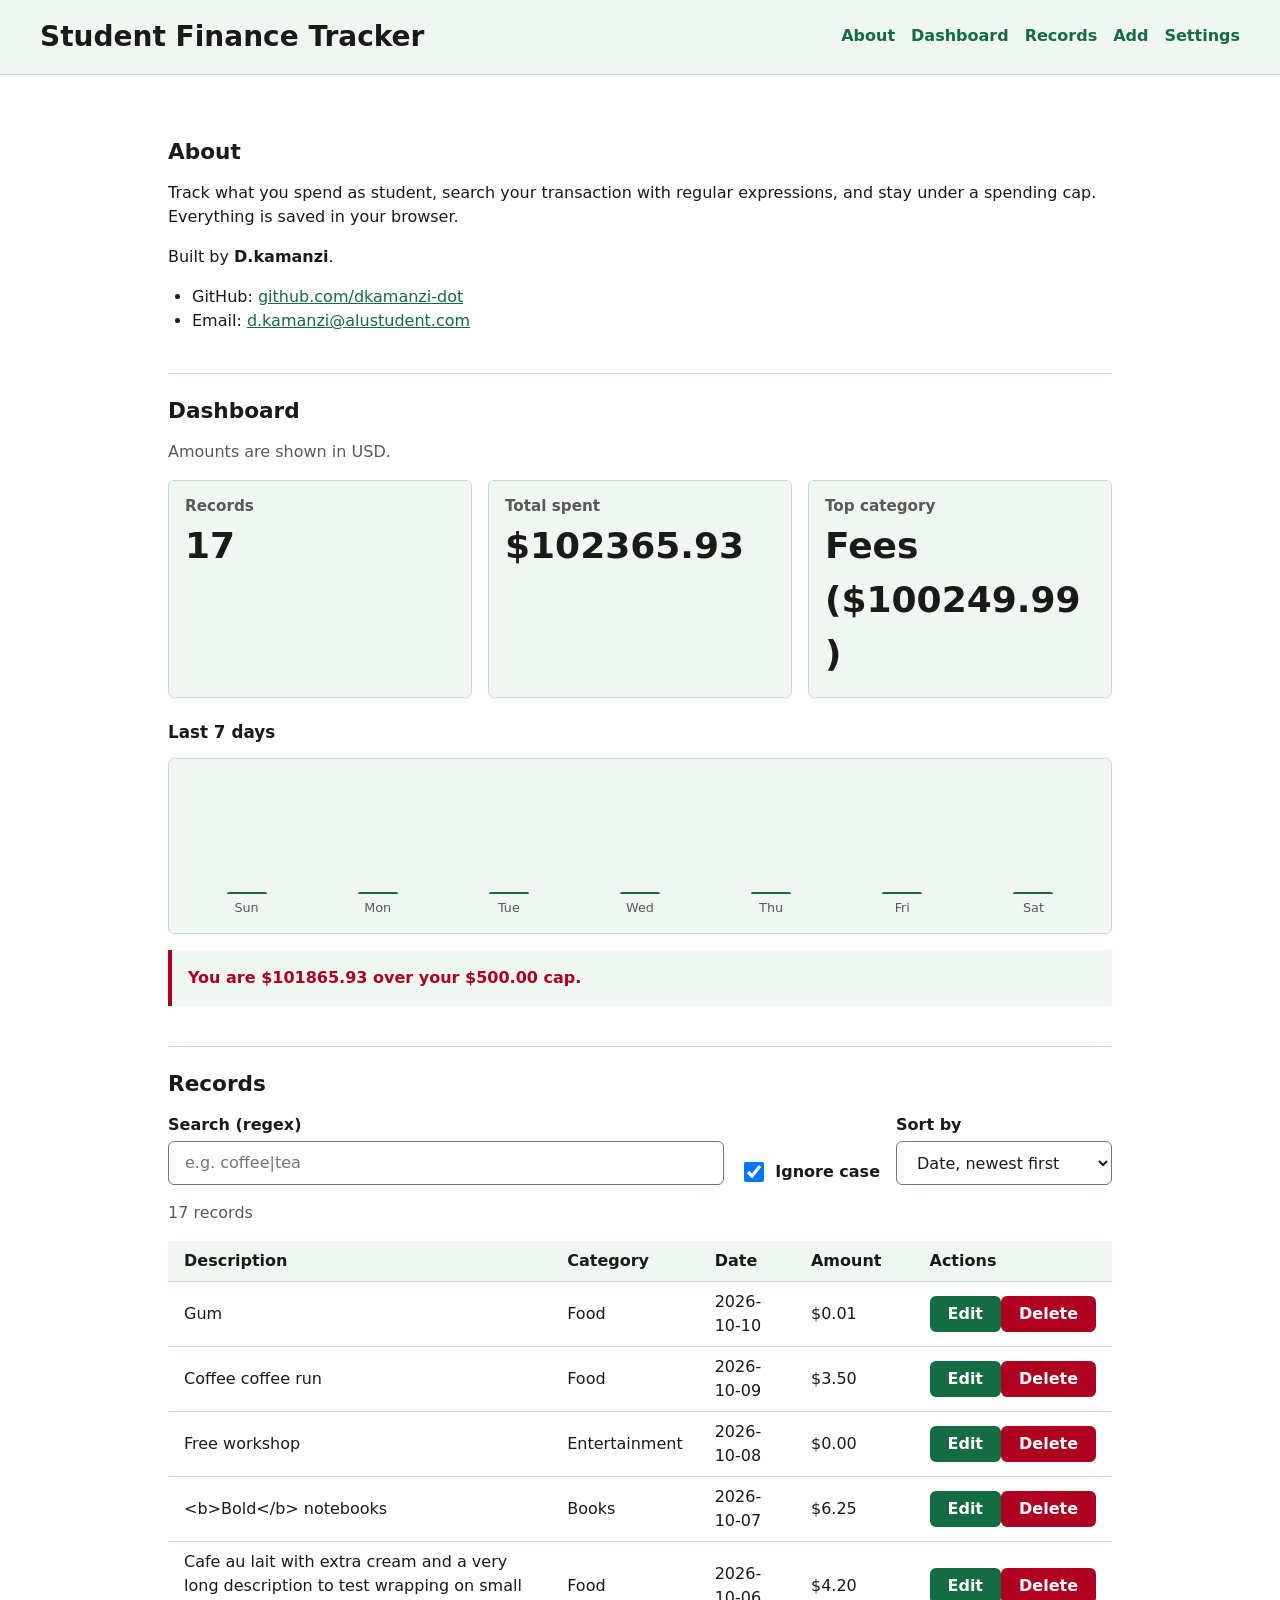
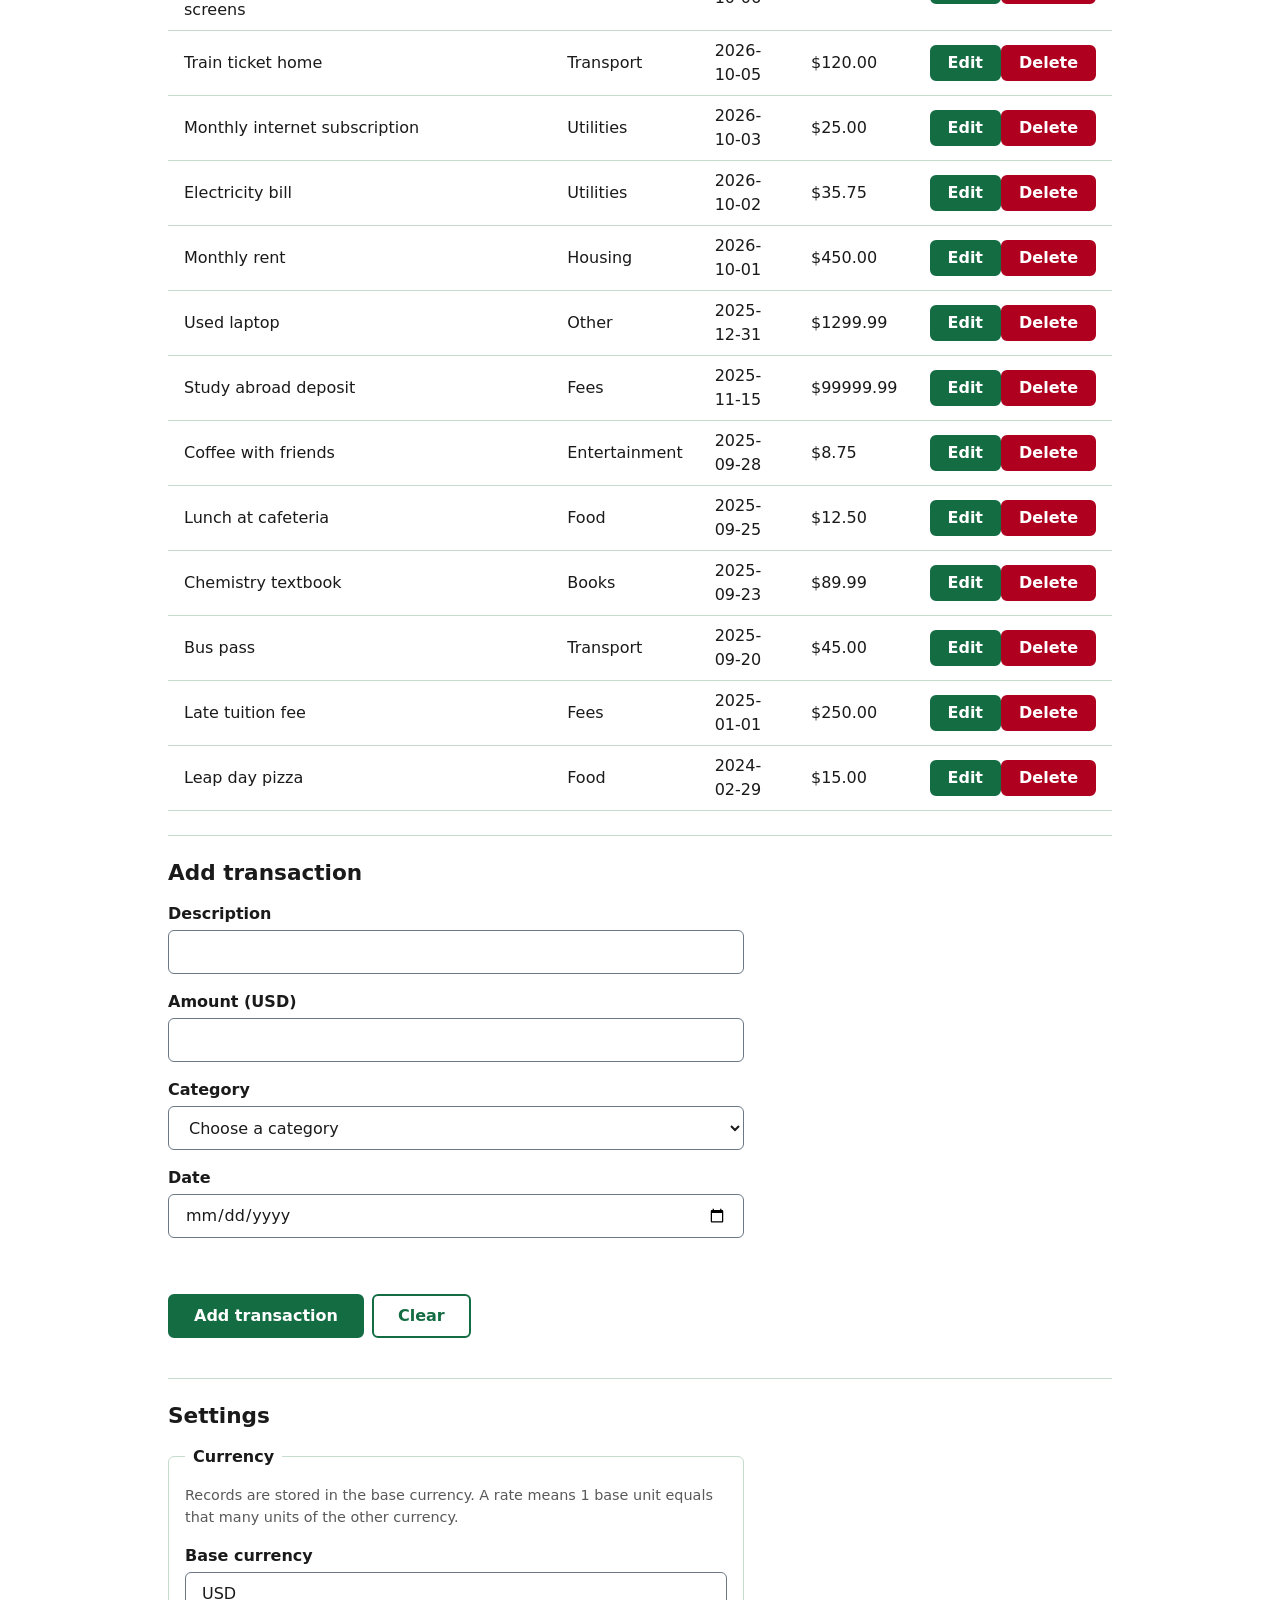
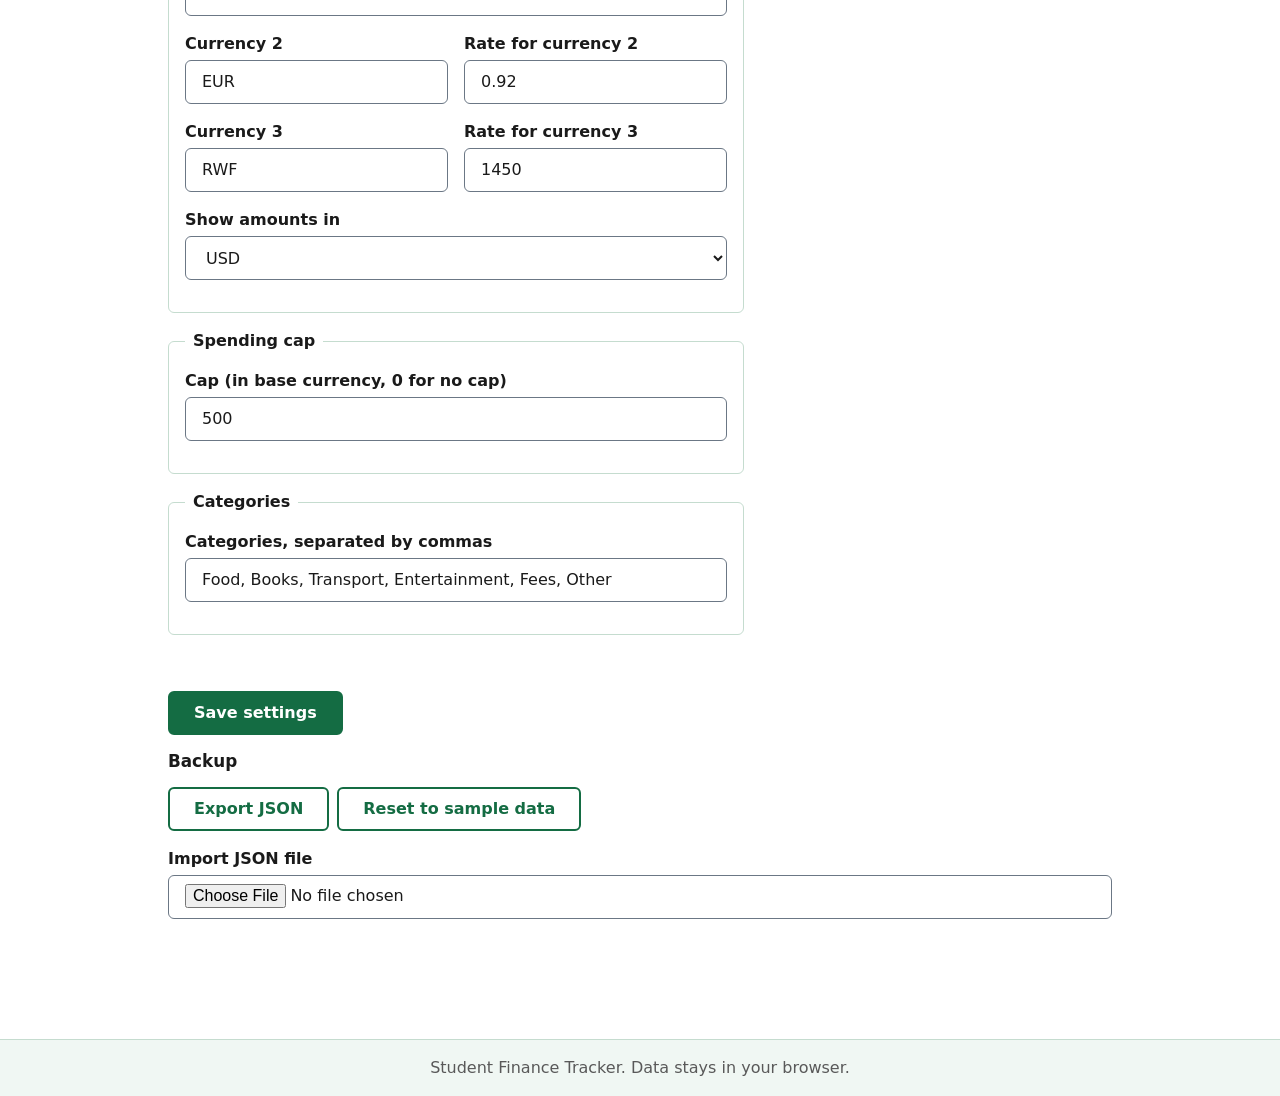
<file: index.html>
<!doctype html>
<html lang="en">
  <head>
    <meta charset="UTF-8" />
    <meta name="viewport" content="width=device-width, initial-scale=1" />
    <title>Student Finance Tracker</title>
    <link rel="stylesheet" href="styles/main.css" />
  </head>
  <body>
    <a class="skip-link" href="#main">Skip to content</a>

    <header class="site-header">
      <h1>Student Finance Tracker</h1>
      <nav aria-label="Main">
        <ul class="nav-list">
          <li><a href="#about">About</a></li>
          <li><a href="#dashboard">Dashboard</a></li>
          <li><a href="#records">Records</a></li>
          <li><a href="#form">Add</a></li>
          <li><a href="#settings">Settings</a></li>
        </ul>
      </nav>
    </header>

    <main id="main" tabindex="-1">
      <!-- ABOUT -->
      <section id="about" aria-labelledby="about-title">
        <h2 id="about-title">About</h2>
        <p>
          Track what you spend as student, search your transaction with regular
          expressions, and stay under a spending cap. Everything is saved in
          your browser.
        </p>
        <p>Built by <strong>D.kamanzi</strong>.</p>
        <ul class="contact-list">
          <li>
            GitHub:
            <a href="https://github.com/dkamanzi-dot"
              >github.com/dkamanzi-dot</a
            >
          </li>
          <li>
            Email:
            <a href="mailto:d.kamanzi@alustudent.com"
              >d.kamanzi@alustudent.com</a
            >
          </li>
        </ul>
      </section>

      <!-- DASHBOARD -->
      <section id="dashboard" aria-labelledby="dashboard-title">
        <h2 id="dashboard-title">Dashboard</h2>
        <p id="display-note" class="muted"></p>

        <div class="stats">
          <div class="stat">
            <h3>Records</h3>
            <p class="stat-value" id="stat-count">0</p>
          </div>
          <div class="stat">
            <h3>Total spent</h3>
            <p class="stat-value" id="stat-total">0</p>
          </div>
          <div class="stat">
            <h3>Top category</h3>
            <p class="stat-value" id="stat-top">None yet</p>
          </div>
        </div>

        <h3>Last 7 days</h3>
        <div
          class="chart"
          id="trend-chart"
          role="img"
          aria-label="Spending for the last 7 days"
        ></div>

        <p
          id="cap-message"
          class="cap-message"
          role="status"
          aria-live="polite"
        ></p>
        <p
          id="cap-alert"
          class="cap-message over"
          role="alert"
          aria-live="assertive"
        ></p>
      </section>

      <!-- RECORDS -->
      <section id="records" aria-labelledby="records-title">
        <h2 id="records-title">Records</h2>

        <div class="toolbar">
          <div class="field">
            <label for="search-input">Search (regex)</label>
            <input
              type="text"
              id="search-input"
              autocomplete="off"
              placeholder="e.g. coffee|tea"
            />
          </div>
          <div class="field field-inline">
            <input type="checkbox" id="search-case" checked />
            <label for="search-case">Ignore case</label>
          </div>
          <div class="field">
            <label for="sort-select">Sort by</label>
            <select id="sort-select">
              <option value="date-desc">Date, newest first</option>
              <option value="date-asc">Date, oldest first</option>
              <option value="description-asc">Description, A to Z</option>
              <option value="description-desc">Description, Z to A</option>
              <option value="amount-asc">Amount, low to high</option>
              <option value="amount-desc">Amount, high to low</option>
            </select>
          </div>
        </div>

        <p id="search-status" class="muted" role="status"></p>

        <table class="records-table">
          <caption class="visually-hidden">
            Transactions
          </caption>
          <thead>
            <tr>
              <th scope="col">Description</th>
              <th scope="col">Category</th>
              <th scope="col">Date</th>
              <th scope="col">Amount</th>
              <th scope="col">Actions</th>
            </tr>
          </thead>
          <tbody id="records-body"></tbody>
        </table>
      </section>

      <!-- ADD / EDIT FORM -->
      <section id="form" aria-labelledby="form-title">
        <h2 id="form-title">Add transaction</h2>

        <form id="record-form" novalidate>
          <div class="field">
            <label for="description">Description</label>
            <input
              type="text"
              id="description"
              name="description"
              aria-describedby="description-error"
              required
            />
            <p class="error" id="description-error"></p>
          </div>

          <div class="field">
            <label for="amount"
              >Amount (<span id="amount-currency">USD</span>)</label
            >
            <input
              type="text"
              id="amount"
              name="amount"
              inputmode="decimal"
              aria-describedby="amount-error"
              required
            />
            <p class="error" id="amount-error"></p>
          </div>

          <div class="field">
            <label for="category">Category</label>
            <select
              id="category"
              name="category"
              aria-describedby="category-error"
              required
            >
              <option value="">Choose a category</option>
            </select>
            <p class="error" id="category-error"></p>
          </div>

          <div class="field">
            <label for="date">Date</label>
            <input
              type="date"
              id="date"
              name="date"
              aria-describedby="date-error"
              required
            />
            <p class="error" id="date-error"></p>
          </div>

          <p id="form-status" class="form-status" role="status"></p>

          <div class="form-actions">
            <button type="submit" class="btn" id="save-btn">
              Add transaction
            </button>
            <button type="button" class="btn btn-secondary" id="clear-btn">
              Clear
            </button>
          </div>
        </form>
      </section>

      <!-- SETTINGS -->
      <section id="settings" aria-labelledby="settings-title">
        <h2 id="settings-title">Settings</h2>

        <form id="settings-form" novalidate>
          <fieldset>
            <legend>Currency</legend>
            <p class="hint">
              Records are stored in the base currency. A rate means 1 base unit
              equals that many units of the other currency.
            </p>

            <div class="field">
              <label for="base-currency">Base currency</label>
              <input
                type="text"
                id="base-currency"
                maxlength="3"
                autocomplete="off"
                aria-describedby="base-currency-error"
              />
              <p class="error" id="base-currency-error"></p>
            </div>

            <div class="field-pair">
              <div class="field">
                <label for="cur2-code">Currency 2</label>
                <input
                  type="text"
                  id="cur2-code"
                  maxlength="3"
                  autocomplete="off"
                  aria-describedby="cur2-code-error"
                />
                <p class="error" id="cur2-code-error"></p>
              </div>
              <div class="field">
                <label for="cur2-rate">Rate for currency 2</label>
                <input
                  type="text"
                  id="cur2-rate"
                  inputmode="decimal"
                  autocomplete="off"
                  aria-describedby="cur2-rate-error"
                />
                <p class="error" id="cur2-rate-error"></p>
              </div>
            </div>

            <div class="field-pair">
              <div class="field">
                <label for="cur3-code">Currency 3</label>
                <input
                  type="text"
                  id="cur3-code"
                  maxlength="3"
                  autocomplete="off"
                  aria-describedby="cur3-code-error"
                />
                <p class="error" id="cur3-code-error"></p>
              </div>
              <div class="field">
                <label for="cur3-rate">Rate for currency 3</label>
                <input
                  type="text"
                  id="cur3-rate"
                  inputmode="decimal"
                  autocomplete="off"
                  aria-describedby="cur3-rate-error"
                />
                <p class="error" id="cur3-rate-error"></p>
              </div>
            </div>

            <div class="field">
              <label for="display-currency">Show amounts in</label>
              <select id="display-currency"></select>
            </div>
          </fieldset>
          <fieldset>
            <legend>Spending cap</legend>
            <div class="field">
              <label for="cap-input"
                >Cap (in base currency, 0 for no cap)</label
              >
              <input
                type="text"
                id="cap-input"
                inputmode="decimal"
                autocomplete="off"
                aria-describedby="cap-input-error"
              />
              <p class="error" id="cap-input-error"></p>
            </div>
          </fieldset>
          <fieldset>
            <legend>Categories</legend>
            <div class="field">
              <label for="categories-input"
                >Categories, separated by commas</label
              >
              <input
                type="text"
                id="categories-input"
                autocomplete="off"
                aria-describedby="categories-input-error"
              />
              <p class="error" id="categories-input-error"></p>
            </div>
          </fieldset>

          <p id="settings-status" class="form-status" role="status"></p>

          <div class="form-actions">
            <button type="submit" class="btn">Save settings</button>
          </div>
        </form>

        <h3>Backup</h3>
        <div class="form-actions">
          <button type="button" class="btn btn-secondary" id="export-btn">
            Export JSON
          </button>
          <button type="button" class="btn btn-secondary" id="reset-btn">
            Reset to sample data
          </button>
        </div>
        <div class="field">
          <label for="import-file">Import JSON file</label>
          <input type="file" id="import-file" accept="application/json,.json" />
        </div>
        <p id="data-status" class="form-status" role="status"></p>
      </section>
    </main>

    <footer class="site-footer">
      <p>Student Finance Tracker. Data stays in your browser.</p>
    </footer>

    <script type="module" src="scripts/ui.js"></script>
  </body>
</html>
</file>
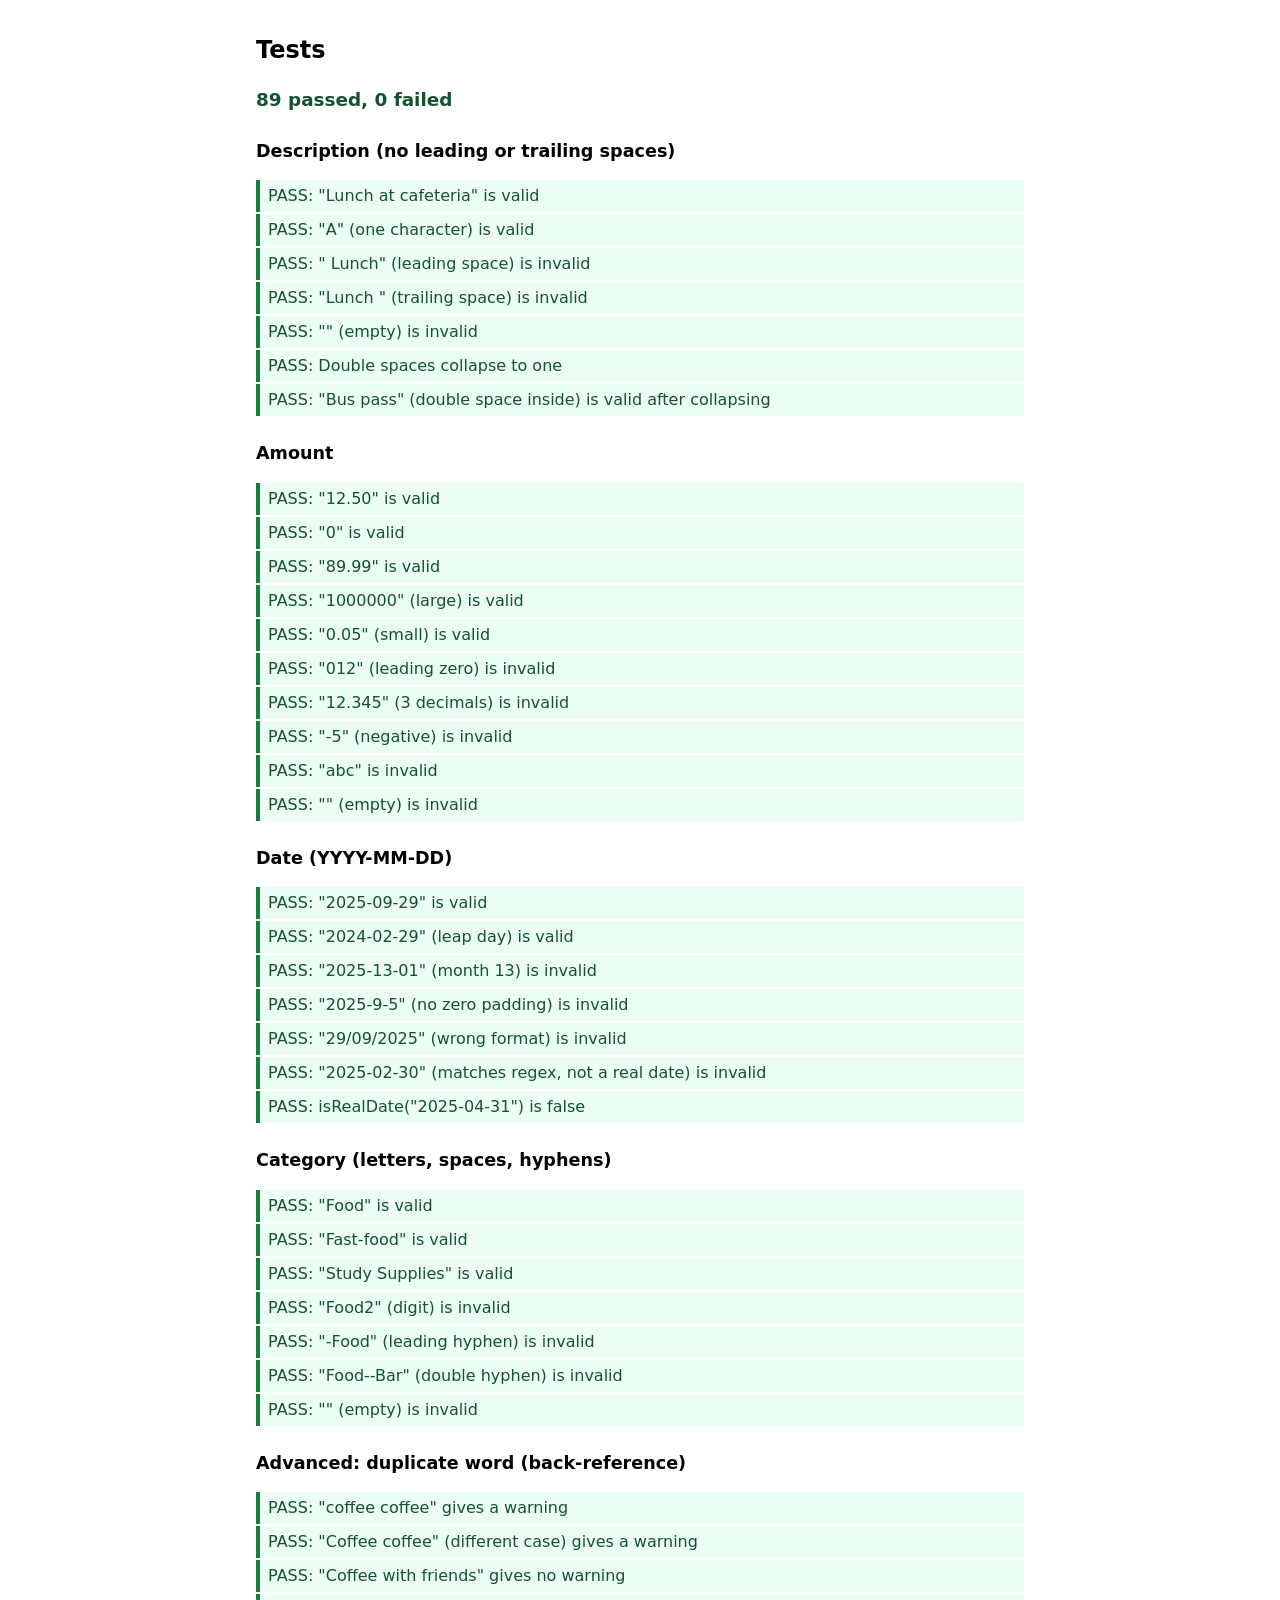
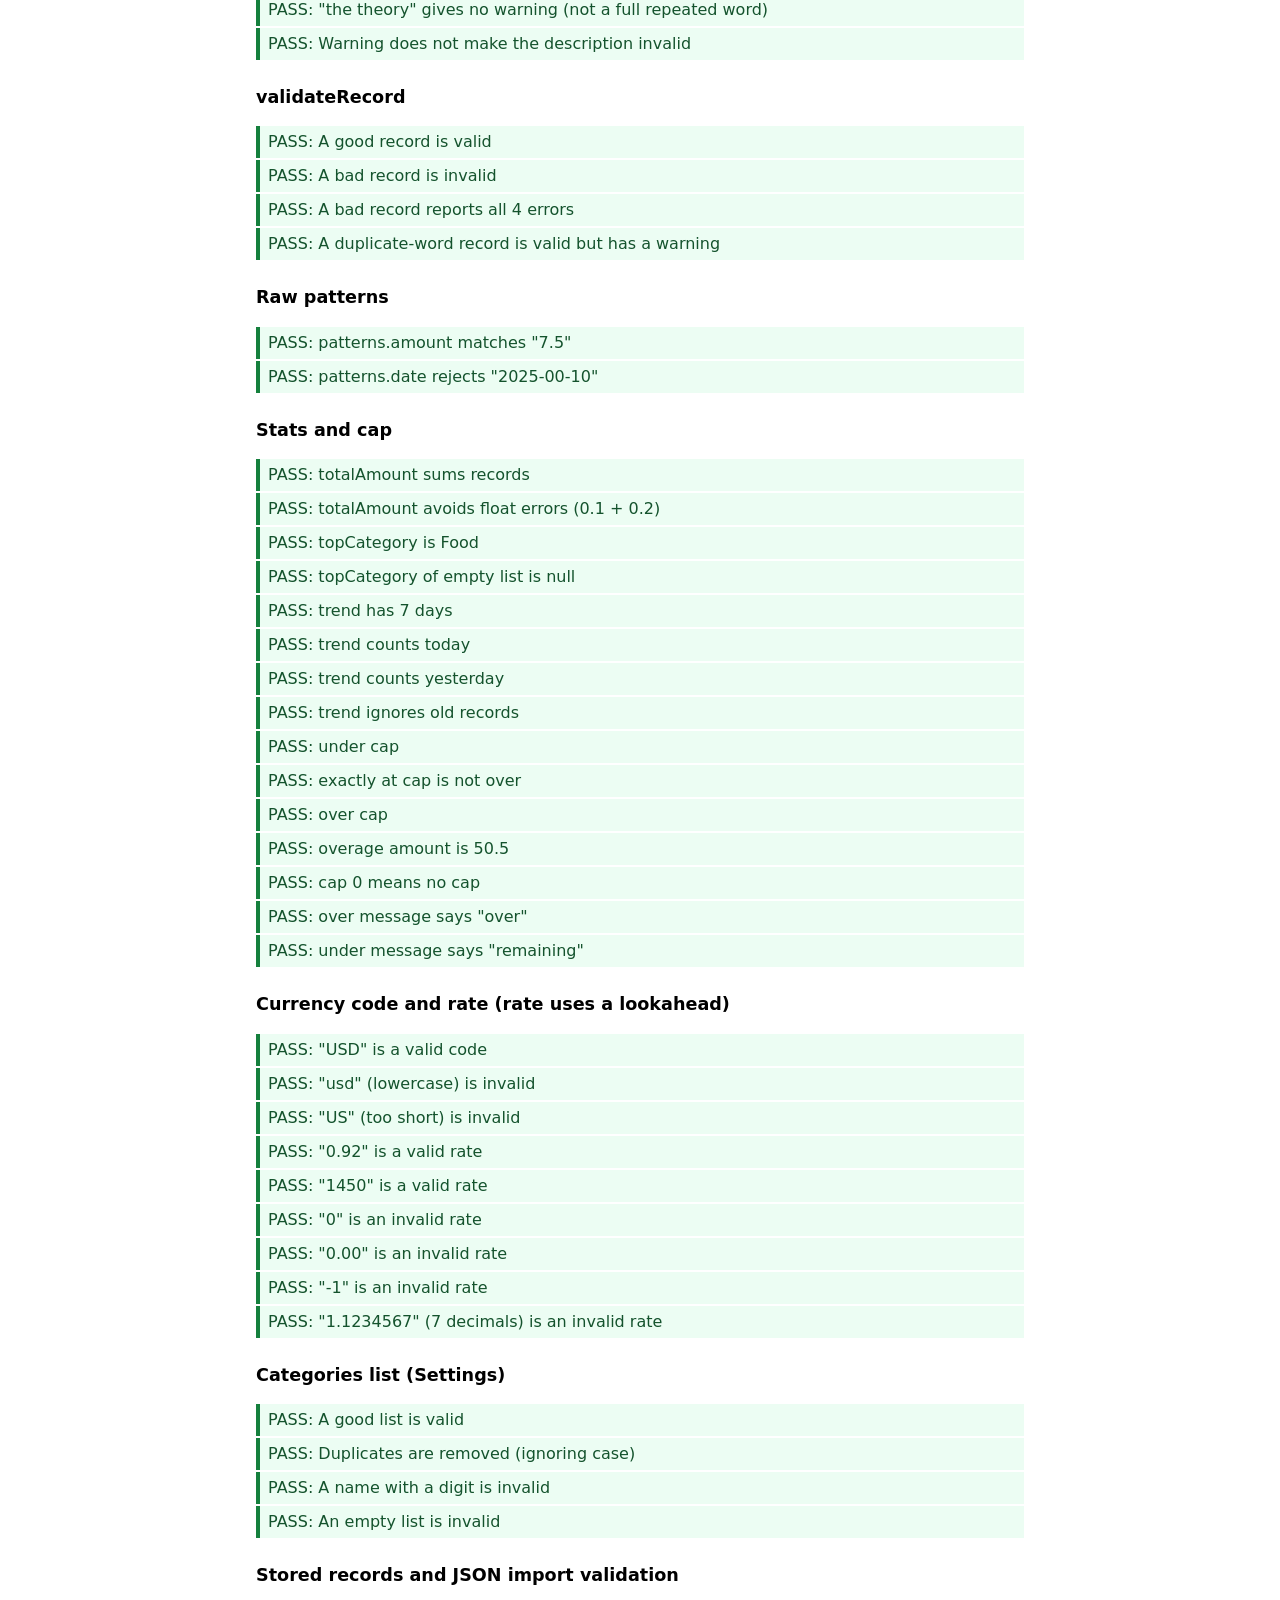
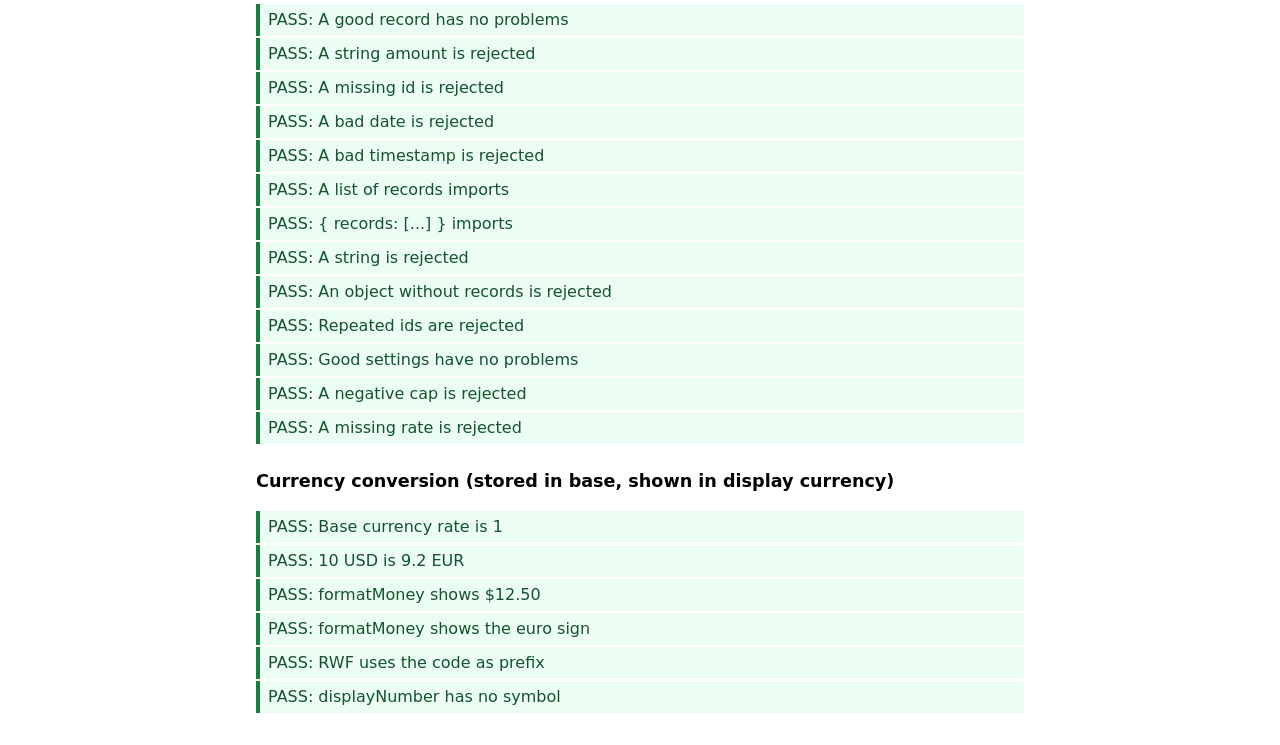
<file: tests.html>
<!doctype html>
<html lang="en">
  <head>
    <meta charset="UTF-8" />
    <meta name="viewport" content="width=device-width, initial-scale=1" />
    <title>Validator tests</title>
    <style>
      body {
        font-family: system-ui, sans-serif;
        max-width: 48rem;
        margin: 0 auto;
        padding: 1rem;
        line-height: 1.5;
      }
      h1 {
        font-size: 1.5rem;
      }
      h2 {
        font-size: 1.1rem;
        margin-top: 1.5rem;
      }
      ul {
        list-style: none;
        padding: 0;
      }
      li {
        padding: 0.25rem 0.5rem;
        margin-bottom: 2px;
        border-left: 4px solid;
      }
      li.pass {
        color: #14532d;
        background: #ecfdf3;
        border-color: #15803d;
      }
      li.fail {
        color: #7f1d1d;
        background: #fef2f2;
        border-color: #b00020;
        font-weight: 700;
      }
      #summary {
        font-size: 1.15rem;
        font-weight: 700;
      }
    </style>
  </head>
  <body>
    <h1>Tests</h1>
    <p id="summary" role="status">Running tests...</p>
    <div id="output"></div>

    <script type="module">
      import {
        patterns,
        normalizeDescription,
        isRealDate,
        validateDescription,
        validateAmount,
        validateDate,
        validateCategory,
        checkDuplicateWords,
        validateRecord,
        validateCurrencyCode,
        validateRate,
        validateCategoriesText,
        validateStoredRecord,
        validateSettingsObject,
        validateImportData,
      } from "./scripts/validators.js";
      import {
        totalAmount,
        topCategory,
        trendLastSevenDays,
        capStatus,
        capMessage,
        convert,
        displayNumber,
        formatMoney,
        getRate,
      } from "./scripts/state.js";
      import { compileRegex, recordMatches } from "./scripts/search.js";

      /* Tiny test helpers */
      let passed = 0;
      let failed = 0;
      let currentList = null;

      function group(title) {
        const h2 = document.createElement("h2");
        h2.textContent = title;
        currentList = document.createElement("ul");
        document.querySelector("#output").append(h2, currentList);
      }

      function assert(name, condition) {
        const li = document.createElement("li");
        li.className = condition ? "pass" : "fail";
        li.textContent = `${condition ? "PASS" : "FAIL"}: ${name}`;
        currentList.append(li);
        condition ? passed++ : failed++;
      }

      /*  Description  */
      group("Description (no leading or trailing spaces)");
      assert(
        '"Lunch at cafeteria" is valid',
        validateDescription("Lunch at cafeteria").valid,
      );
      assert('"A" (one character) is valid', validateDescription("A").valid);
      assert(
        '" Lunch" (leading space) is invalid',
        !validateDescription(" Lunch").valid,
      );
      assert(
        '"Lunch " (trailing space) is invalid',
        !validateDescription("Lunch ").valid,
      );
      assert('"" (empty) is invalid', !validateDescription("").valid);
      assert(
        "Double spaces collapse to one",
        normalizeDescription("Bus   pass") === "Bus pass",
      );
      assert(
        '"Bus  pass" (double space inside) is valid after collapsing',
        validateDescription("Bus  pass").valid,
      );

      /*  Amount  */
      group("Amount");
      assert('"12.50" is valid', validateAmount("12.50").valid);
      assert('"0" is valid', validateAmount("0").valid);
      assert('"89.99" is valid', validateAmount("89.99").valid);
      assert('"1000000" (large) is valid', validateAmount("1000000").valid);
      assert('"0.05" (small) is valid', validateAmount("0.05").valid);
      assert('"012" (leading zero) is invalid', !validateAmount("012").valid);
      assert(
        '"12.345" (3 decimals) is invalid',
        !validateAmount("12.345").valid,
      );
      assert('"-5" (negative) is invalid', !validateAmount("-5").valid);
      assert('"abc" is invalid', !validateAmount("abc").valid);
      assert('"" (empty) is invalid', !validateAmount("").valid);

      /*  Date  */
      group("Date (YYYY-MM-DD)");
      assert('"2025-09-29" is valid', validateDate("2025-09-29").valid);
      assert(
        '"2024-02-29" (leap day) is valid',
        validateDate("2024-02-29").valid,
      );
      assert(
        '"2025-13-01" (month 13) is invalid',
        !validateDate("2025-13-01").valid,
      );
      assert(
        '"2025-9-5" (no zero padding) is invalid',
        !validateDate("2025-9-5").valid,
      );
      assert(
        '"29/09/2025" (wrong format) is invalid',
        !validateDate("29/09/2025").valid,
      );
      assert(
        '"2025-02-30" (matches regex, not a real date) is invalid',
        !validateDate("2025-02-30").valid,
      );
      assert(
        'isRealDate("2025-04-31") is false',
        isRealDate("2025-04-31") === false,
      );

      /*  Category  */
      group("Category (letters, spaces, hyphens)");
      assert('"Food" is valid', validateCategory("Food").valid);
      assert('"Fast-food" is valid', validateCategory("Fast-food").valid);
      assert(
        '"Study Supplies" is valid',
        validateCategory("Study Supplies").valid,
      );
      assert('"Food2" (digit) is invalid', !validateCategory("Food2").valid);
      assert(
        '"-Food" (leading hyphen) is invalid',
        !validateCategory("-Food").valid,
      );
      assert(
        '"Food--Bar" (double hyphen) is invalid',
        !validateCategory("Food--Bar").valid,
      );
      assert('"" (empty) is invalid', !validateCategory("").valid);

      /*  Advanced: duplicate word  */
      group("Advanced: duplicate word (back-reference)");
      assert(
        '"coffee coffee" gives a warning',
        checkDuplicateWords("coffee coffee") !== null,
      );
      assert(
        '"Coffee coffee" (different case) gives a warning',
        checkDuplicateWords("Coffee coffee") !== null,
      );
      assert(
        '"Coffee with friends" gives no warning',
        checkDuplicateWords("Coffee with friends") === null,
      );
      assert(
        '"the theory" gives no warning (not a full repeated word)',
        checkDuplicateWords("the theory") === null,
      );
      assert(
        "Warning does not make the description invalid",
        validateDescription("coffee coffee").valid,
      );

      /*  Whole record  */
      group("validateRecord");
      const good = validateRecord({
        description: "Bus pass",
        amount: "45.00",
        category: "Transport",
        date: "2025-09-20",
      });
      assert("A good record is valid", good.valid);
      const bad = validateRecord({
        description: " x",
        amount: "12.345",
        category: "Food2",
        date: "2025-13-01",
      });
      assert("A bad record is invalid", !bad.valid);
      assert(
        "A bad record reports all 4 errors",
        Object.keys(bad.errors).length === 4,
      );
      const dup = validateRecord({
        description: "tea tea",
        amount: "3",
        category: "Food",
        date: "2025-09-20",
      });
      assert(
        "A duplicate-word record is valid but has a warning",
        dup.valid && !!dup.warnings.description,
      );

      /*  Raw patterns  */
      group("Raw patterns");
      assert('patterns.amount matches "7.5"', patterns.amount.test("7.5"));
      assert(
        'patterns.date rejects "2025-00-10"',
        !patterns.date.test("2025-00-10"),
      );

      /*  Stats and cap  */
      group("Stats and cap");
      const sample = [
        { amount: 10, category: "Food", date: "2026-10-11" },
        { amount: 5.5, category: "Books", date: "2026-10-10" },
        { amount: 20, category: "Food", date: "2025-01-01" },
      ];
      assert("totalAmount sums records", totalAmount(sample) === 35.5);
      assert(
        "totalAmount avoids float errors (0.1 + 0.2)",
        totalAmount([{ amount: 0.1 }, { amount: 0.2 }]) === 0.3,
      );
      assert("topCategory is Food", topCategory(sample).name === "Food");
      assert("topCategory of empty list is null", topCategory([]) === null);
      assert(
        "trend has 7 days",
        trendLastSevenDays(sample, new Date(2026, 9, 11)).length === 7,
      );
      assert(
        "trend counts today",
        trendLastSevenDays(sample, new Date(2026, 9, 11))[6].total === 10,
      );
      assert(
        "trend counts yesterday",
        trendLastSevenDays(sample, new Date(2026, 9, 11))[5].total === 5.5,
      );
      assert(
        "trend ignores old records",
        trendLastSevenDays(sample, new Date(2026, 9, 11)).reduce(
          (s, d) => s + d.total,
          0,
        ) === 15.5,
      );
      assert("under cap", capStatus(100, 500).state === "under");
      assert(
        "exactly at cap is not over",
        capStatus(500, 500).state === "under",
      );
      assert("over cap", capStatus(550.5, 500).state === "over");
      assert("overage amount is 50.5", capStatus(550.5, 500).amount === 50.5);
      assert("cap 0 means no cap", capStatus(100, 0).state === "none");
      assert(
        'over message says "over"',
        capMessage(capStatus(600, 500), (n) => `$${n}`).includes("over"),
      );
      assert(
        'under message says "remaining"',
        capMessage(capStatus(100, 500), (n) => `$${n}`).includes("remaining"),
      );

      /*  Currency code and rate  */
      group("Currency code and rate (rate uses a lookahead)");
      assert('"USD" is a valid code', validateCurrencyCode("USD").valid);
      assert(
        '"usd" (lowercase) is invalid',
        !validateCurrencyCode("usd").valid,
      );
      assert('"US" (too short) is invalid', !validateCurrencyCode("US").valid);
      assert('"0.92" is a valid rate', validateRate("0.92").valid);
      assert('"1450" is a valid rate', validateRate("1450").valid);
      assert('"0" is an invalid rate', !validateRate("0").valid);
      assert('"0.00" is an invalid rate', !validateRate("0.00").valid);
      assert('"-1" is an invalid rate', !validateRate("-1").valid);
      assert(
        '"1.1234567" (7 decimals) is an invalid rate',
        !validateRate("1.1234567").valid,
      );

      /*  Categories list  */
      group("Categories list (Settings)");
      const cats = validateCategoriesText("Food, Books ,  Fast-food");
      assert("A good list is valid", cats.valid && cats.list.length === 3);
      assert(
        "Duplicates are removed (ignoring case)",
        validateCategoriesText("Food, food, FOOD").list.length === 1,
      );
      assert(
        "A name with a digit is invalid",
        !validateCategoriesText("Food, B00ks").valid,
      );
      assert("An empty list is invalid", !validateCategoriesText(" , ,").valid);

      /*  Stored data and import  */
      group("Stored records and JSON import validation");
      const rec = {
        id: "txn_0001",
        description: "Lunch",
        amount: 12.5,
        category: "Food",
        date: "2025-09-25",
        createdAt: "2025-09-25T12:00:00.000Z",
        updatedAt: "2025-09-25T12:00:00.000Z",
      };
      assert(
        "A good record has no problems",
        validateStoredRecord(rec).length === 0,
      );
      assert(
        "A string amount is rejected",
        validateStoredRecord({ ...rec, amount: "12.5" }).length > 0,
      );
      assert(
        "A missing id is rejected",
        validateStoredRecord({ ...rec, id: "" }).length > 0,
      );
      assert(
        "A bad date is rejected",
        validateStoredRecord({ ...rec, date: "2025-02-30" }).length > 0,
      );
      assert(
        "A bad timestamp is rejected",
        validateStoredRecord({ ...rec, createdAt: "yesterday" }).length > 0,
      );
      assert("A list of records imports", validateImportData([rec]).valid);
      assert(
        "{ records: [...] } imports",
        validateImportData({ records: [rec] }).valid,
      );
      assert("A string is rejected", !validateImportData("hello").valid);
      assert(
        "An object without records is rejected",
        !validateImportData({ foo: 1 }).valid,
      );
      assert(
        "Repeated ids are rejected",
        !validateImportData([rec, rec]).valid,
      );
      const goodSettings = {
        baseCurrency: "USD",
        currencies: ["USD", "EUR", "RWF"],
        rates: { EUR: 0.92, RWF: 1450 },
        displayCurrency: "USD",
        cap: 500,
        categories: ["Food", "Books"],
      };
      assert(
        "Good settings have no problems",
        validateSettingsObject(goodSettings).length === 0,
      );
      assert(
        "A negative cap is rejected",
        validateSettingsObject({ ...goodSettings, cap: -5 }).length > 0,
      );
      assert(
        "A missing rate is rejected",
        validateSettingsObject({ ...goodSettings, rates: { EUR: 0.92 } })
          .length > 0,
      );

      /*  Currency conversion  */
      group("Currency conversion (stored in base, shown in display currency)");
      const usd = {
        baseCurrency: "USD",
        rates: { EUR: 0.92, RWF: 1450 },
        displayCurrency: "USD",
      };
      const eur = { ...usd, displayCurrency: "EUR" };
      const rwf = { ...usd, displayCurrency: "RWF" };
      assert("Base currency rate is 1", getRate(usd, "USD") === 1);
      assert("10 USD is 9.2 EUR", Math.abs(convert(10, eur) - 9.2) < 1e-9);
      assert("formatMoney shows $12.50", formatMoney(12.5, usd) === "$12.50");
      assert(
        "formatMoney shows the euro sign",
        formatMoney(10, eur) === "€9.20",
      );
      assert(
        "RWF uses the code as prefix",
        formatMoney(1, rwf) === "RWF 1450.00",
      );
      assert(
        "displayNumber has no symbol",
        displayNumber(12.5, usd) === "12.50",
      );

      /*  Summary  */
      const summary = document.querySelector("#summary");
      summary.textContent = `${passed} passed, ${failed} failed`;
      summary.style.color = failed === 0 ? "#14532d" : "#b00020";
    </script>
  </body>
</html>
</file>
<file: styles/main.css>
/* ---------- Tokens ---------- */
:root {
  --text: #1a1a1a;
  --muted: #595959;
  --bg: #ffffff;
  --primary: #146c43;
  --primary-dark: #0d4d30;
  --surface: #f0f7f3;
  --border: #c5dccf;
  --error: #b00020;
  --mark: #ffe066;

  --space-1: 0.25rem;
  --space-2: 0.5rem;
  --space-3: 1rem;
  --space-4: 1.5rem;
  --space-5: 2.5rem;
  --radius: 6px;
  --font: system-ui, -apple-system, "Segoe UI", Roboto, Arial, sans-serif;
}

/* ---------- Reset and base ---------- */
*,
*::before,
*::after {
  box-sizing: border-box;
}

body {
  margin: 0;
  font-family: var(--font);
  line-height: 1.5;
  color: var(--text);
  background: var(--bg);
}

h1, h2, h3 {
  line-height: 1.2;
  margin: 0 0 var(--space-3);
}

h1 { font-size: 1.5rem; }
h2 { font-size: 1.35rem; }
h3 { font-size: 1.05rem; }

p { margin: 0 0 var(--space-3); }

a { color: var(--primary); }

img { max-width: 100%; }

.muted { color: var(--muted); }

/* ---------- Accessibility helpers ---------- */
.visually-hidden {
  position: absolute;
  width: 1px;
  height: 1px;
  margin: -1px;
  padding: 0;
  overflow: hidden;
  clip: rect(0 0 0 0);
  white-space: nowrap;
  border: 0;
}

.skip-link {
  position: absolute;
  left: var(--space-2);
  top: -4rem;
  padding: var(--space-2) var(--space-3);
  background: var(--text);
  color: #ffffff;
  border-radius: var(--radius);
  z-index: 100;
}

.skip-link:focus {
  top: var(--space-2);
}

:focus-visible {
  outline: 3px solid var(--primary);
  outline-offset: 2px;
}

main:focus {
  outline: none;
}

/* ---------- Layout ---------- */
.site-header {
  display: flex;
  flex-direction: column;
  gap: var(--space-2);
  padding: var(--space-3);
  background: var(--surface);
  border-bottom: 1px solid var(--border);
}

.site-header h1 { margin: 0; }

.nav-list {
  display: flex;
  flex-wrap: wrap;
  gap: var(--space-2) var(--space-3);
  margin: 0;
  padding: 0;
  list-style: none;
}

.nav-list a {
  display: inline-block;
  padding: var(--space-2) 0;
  font-weight: 600;
  text-decoration: none;
  border-bottom: 2px solid transparent;
  transition: border-color 0.2s ease;
}

.nav-list a:hover {
  border-bottom-color: var(--primary);
}

main {
  max-width: 64rem;
  margin: 0 auto;
  padding: var(--space-3);
}

main > section {
  padding: var(--space-4) 0;
  border-bottom: 1px solid var(--border);
}

main > section:last-child {
  border-bottom: 0;
}

.contact-list {
  padding-left: var(--space-4);
}

.site-footer {
  padding: var(--space-3);
  text-align: center;
  color: var(--muted);
  background: var(--surface);
  border-top: 1px solid var(--border);
}

.site-footer p { margin: 0; }

/* ---------- Forms ---------- */
.field {
  display: flex;
  flex-direction: column;
  gap: var(--space-1);
  margin-bottom: var(--space-3);
}

.field-inline {
  flex-direction: row;
  align-items: center;
  gap: var(--space-2);
}

label {
  font-weight: 600;
}

input[type="text"],
input[type="date"],
input[type="file"],
select {
  width: 100%;
  min-height: 2.75rem;
  padding: var(--space-2) var(--space-3);
  font: inherit;
  color: var(--text);
  background: #ffffff;
  border: 1px solid #6b7785;
  border-radius: var(--radius);
}

input[type="checkbox"] {
  width: 1.25rem;
  height: 1.25rem;
}

fieldset {
  margin: 0 0 var(--space-3);
  padding: var(--space-3);
  border: 1px solid var(--border);
  border-radius: var(--radius);
}

legend {
  padding: 0 var(--space-2);
  font-weight: 700;
}

.error {
  min-height: 0;
  margin: 0;
  color: var(--error);
  font-size: 0.9rem;
}

.error.warning { color: 7a4b00; }

.error:empty { display: none; }

.hint {
  margin: 0 0 var(--space-3);
  color: var(--muted);
  font-size: 0.9rem;
}

.field-invalid input,
.field-invalid select {
  border-color: var(--error);
}

.form-status {
  min-height: 1.5rem;
  font-weight: 600;
}

.field-pair {
  display: flex;
  flex-direction: column;
}

.form-actions {
  display: flex;
  flex-wrap: wrap;
  gap: var(--space-2);
  margin-bottom: var(--space-3);
}

/* ---------- Buttons ---------- */
.btn {
  min-height: 2.75rem;
  padding: var(--space-2) var(--space-4);
  font: inherit;
  font-weight: 600;
  color: #ffffff;
  background: var(--primary);
  border: 2px solid var(--primary);
  border-radius: var(--radius);
  cursor: pointer;
  transition: background-color 0.2s ease, border-color 0.2s ease;
}

.btn:hover {
  background: var(--primary-dark);
  border-color: var(--primary-dark);
}

.btn-secondary {
  color: var(--primary);
  background: #ffffff;
}

.btn-secondary:hover {
  color: #ffffff;
}

.btn-danger {
  background: var(--error);
  border-color: var(--error);
}

.btn-danger:hover {
  background: #820018;
  border-color: #820018;
}

.btn-small {
  min-height: 2.25rem;
  padding: var(--space-1) var(--space-3);
}

/* ---------- Dashboard ---------- */
.stats {
  display: flex;
  flex-direction: column;
  gap: var(--space-3);
  margin-bottom: var(--space-4);
}

.stat {
  padding: var(--space-3);
  background: var(--surface);
  border: 1px solid var(--border);
  border-radius: var(--radius);
}

.stat h3 {
  margin-bottom: var(--space-1);
  color: var(--muted);
  font-size: 0.95rem;
}

.stat-value {
  margin: 0;
  font-size: 1.75rem;
  font-weight: 700;
}

.chart {
  display: flex;
  align-items: flex-end;
  gap: var(--space-2);
  min-height: 8rem;
  padding: var(--space-3);
  margin-bottom: var(--space-3);
  background: var(--surface);
  border: 1px solid var(--border);
  border-radius: var(--radius);
  --chart-h: 6rem;
}

.cap-message {
  padding: var(--space-3);
  font-weight: 600;
  border-left: 4px solid var(--primary);
  background: var(--surface);
}



.cap-message.over {
  color: var(--error);
  border-left-color: var(--error);
}

.chart { --chart-h: 6rem; }

.bar-col {
  flex: 1;
  display: flex;
  flex-direction: column;
  align-items: center;
  gap: var(--space-1);
  min-width: 0;
}

.bar {
  width: 100%;
  max-width: 2.5rem;
  height: calc(var(--chart-h) * var(--ratio, 0));
  min-height: 2px;
  background: var(--primary);
  border-radius: var(--radius) var(--radius) 0 0;
  transition: height 0.4s ease;
}


.bar-day { font-size: 0.8rem; color: var(--muted); }

.bar-amount { display: none; font-size: 0.75rem; font-weight: 700; }

.cap-message:empty { display: none; }

/* ---------- Records toolbar and mark ---------- */
.toolbar {
  display: flex;
  flex-direction: column;
}

mark {
  background: var(--mark);
  color: var(--text);
  padding: 0 2px;
  border-radius: 2px;
}

/* ---------- Records: cards on mobile (default) ---------- */
.records-table {
  width: 100%;
  border-collapse: collapse;
}

.records-table thead {
  position: absolute;
  width: 1px;
  height: 1px;
  overflow: hidden;
  clip: rect(0 0 0 0);
}

.records-table tr {
  display: block;
  margin-bottom: var(--space-3);
  padding: var(--space-3);
  background: var(--surface);
  border: 1px solid var(--border);
  border-radius: var(--radius);
}

.records-table td {
  display: flex;
  justify-content: space-between;
  gap: var(--space-3);
  padding: var(--space-1) 0;
}

.records-table td::before {
  content: attr(data-label);
  font-weight: 700;
  color: var(--muted);
}

.records-table td.actions {
  justify-content: flex-start;
  padding-top: var(--space-2);
}

.records-table td.actions::before {
  content: none;
}

.records-table td.empty {
  display: block;
  color: var(--muted);
  text-align: center;
}
.records-table tr.editing {
  background: #fff8e1;
  outline: 2px solid var(--primary);
}
.records-table tr.editing td {
  flex-direction: column;
  align-items: stretch;
}

.records-table tr.editing td.actions {
  flex-direction: row;
  align-items: center;
}

/* ---------- Tablet: 768px ---------- */
@media (min-width: 768px) {
  .bar-amount { display: block;}
  h1 { font-size: 1.75rem; }
  .field-pair {
    flex-direction: row;
    gap: var(--space-3);
  }
  .field-pair .field { flex: 1; }

  .site-header {
    flex-direction: row;
    align-items: center;
    justify-content: space-between;
    padding: var(--space-3) var(--space-4);
  }

  main {
    padding: var(--space-4);
  }

  .stats {
    flex-direction: row;
  }

  .stat {
    flex: 1;
  }

  .toolbar {
    flex-direction: row;
    align-items: flex-end;
    gap: var(--space-3);
  }

  .toolbar .field:first-child {
    flex: 1;
  }

  #record-form,
  #settings-form {
    max-width: 36rem;
  }

  /* cards become a real table */
  .records-table thead {
    position: static;
    width: auto;
    height: auto;
    overflow: visible;
    clip: auto;
  }

  .records-table tr {
    display: table-row;
    margin: 0;
    padding: 0;
    background: none;
    border: 0;
    border-radius: 0;
  }

  .records-table td,
  .records-table th {
    display: table-cell;
    padding: var(--space-2) var(--space-3);
    text-align: left;
    border-bottom: 1px solid var(--border);
  }

  .records-table th {
    background: var(--surface);
  }

  .records-table td::before {
    content: none;
  }

  .records-table td.actions {
    white-space: nowrap;
  }
}

/* ---------- Desktop: 1024px ---------- */
@media (min-width: 1024px) {
  .site-header {
    padding: var(--space-3) var(--space-5);
  }

  main {
    padding: var(--space-5);
  }

  .stat-value {
    font-size: 2.25rem;
    overflow-wrap: anywhere;
  }

  .chart {
    min-height: 11rem;
  }

  .chart { --chart-h: 9rem; }
}

/* ---------- Reduced motion ---------- */
@media (prefers-reduced-motion: reduce) {
  * {
    transition: none !important;
    animation: none !important;
  }
}
</file>
